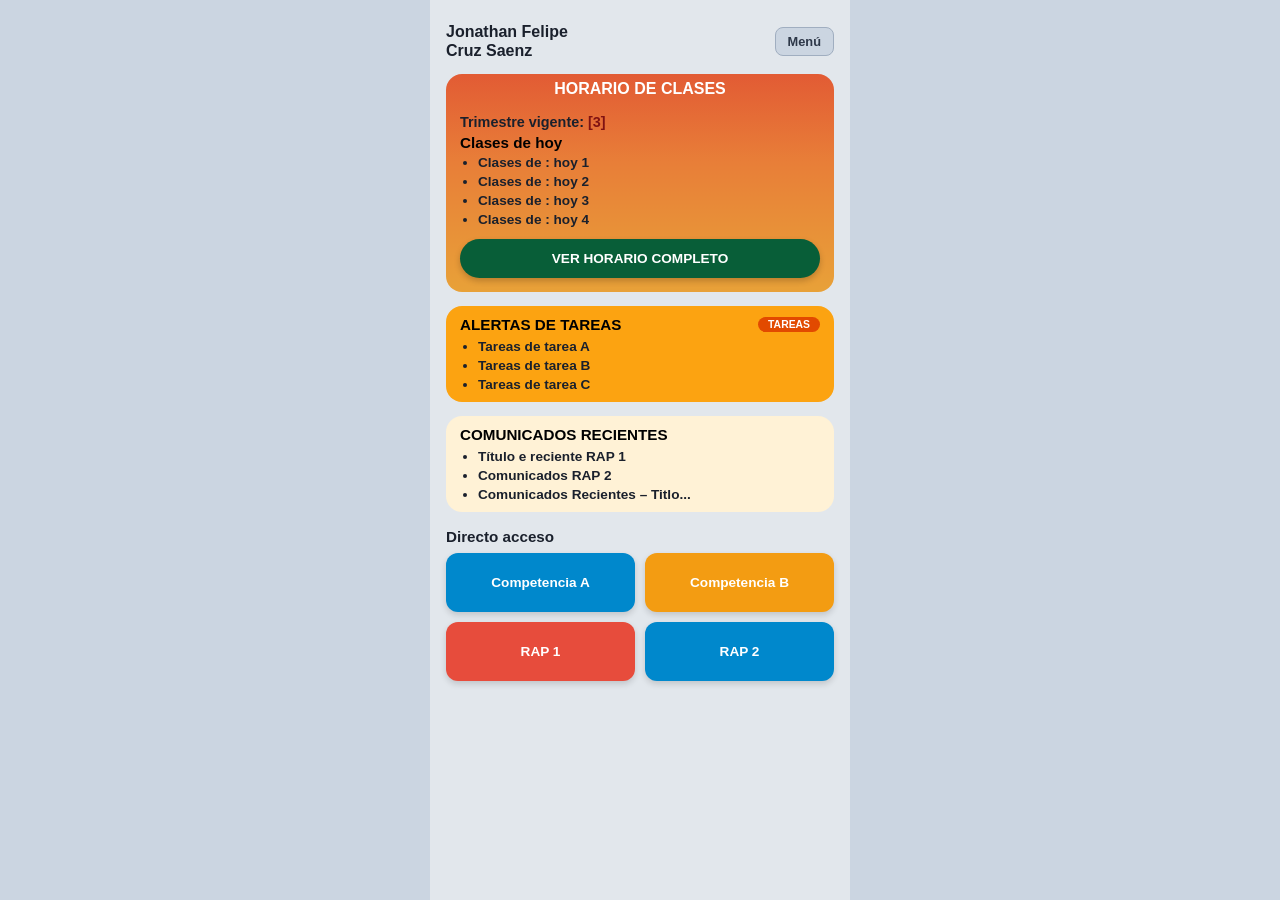
<file: index.html>
<!DOCTYPE html>
<html lang="es">
<head>
  <meta charset="UTF-8">
  <meta name="viewport" content="width=device-width, initial-scale=1.0">
  <title>Página Principal</title>
  <link rel="stylesheet" href="index.css">
</head>
<body>

  <main class="pantalla-aplicacion">
    <header class="encabezado-usuario">
      <div class="informacion-usuario">
        <h1 class="nombre-usuario">Jonathan Felipe<br>Cruz Saenz</h1>
      </div>

      <button type="button" class="boton-menu" id="botonMenu" aria-label="Abrir menú">
        <span class="texto-menu">Menú</span>
      </button>

    
      <nav class="menu-desplegable oculto" id="menuNavegacion">
        <ul class="lista-menu">
          <li class="opcion-menu"><a href="perfil.html">Mi Perfil</a></li>
          <li class="opcion-menu"><a href="configuracion.html">Lista de actividades</a></li>
          <li class="opcion-menu"><a href="inicio.html">Cerrar Sesión</a></li>
        </ul>
      </nav>
    </header>

    
    <section class="bloque-horario">
      <div class="banner-titulo-horario">
        <h2 class="titulo-seccion-blanco">HORARIO DE CLASES</h2>
      </div>
      
      <div class="contenido-horario">
        <p class="subtitulo-horario">Trimestre vigente: <span class="resaltado-trimestre">[3]</span></p>
        <h3 class="subtitulo-clases">Clases de hoy</h3>
        
        <div class="fila-detalles-horario">
          <ul class="lista-vinetas">
            <li>Clases de : hoy 1</li>
            <li>Clases de : hoy 2</li>
            <li>Clases de : hoy 3</li>
            <li>Clases de : hoy 4</li>
          </ul>
        </div>

        <button type="button" class="boton-accion-verde" id="botonHorarioCompleto">
          VER HORARIO COMPLETO
        </button>
      </div>
    </section>


    <section class="bloque-alertas">
      <div class="encabezado-alertas">
        <h2 class="titulo-seccion-negro">ALERTAS DE TAREAS</h2>
        <span class="etiqueta-badge">TAREAS</span>
      </div>
      <ul class="lista-vinetas">
        <li>Tareas de tarea A</li>
        <li>Tareas de tarea B</li>
        <li>Tareas de tarea C</li>
      </ul>
    </section>

    
    <section class="bloque-comunicados">
      <h2 class="titulo-seccion-negro">COMUNICADOS RECIENTES</h2>
      <ul class="lista-vinetas">
        <li><a href="" class="enlace-comunicado">Título e reciente RAP 1</a></li>
        <li><a href="" class="enlace-comunicado">Comunicados RAP 2</a></li>
        <li>Comunicados Recientes – Titlo...</li>
      </ul>
    </section>

    
  <section class="seccion-accesos">
  <h2 class="titulo-accesos">Directo acceso</h2>
  
  <div class="cuadrícula-mosaicos">
    <a href="" class="baldosa-acceso baldosa-azul">
      <span class="texto-baldosa">Competencia A</span>
    </a>

    <a href="" class="baldosa-acceso baldosa-naranja">
      <span class="texto-baldosa">Competencia B</span>
    </a>

    <a href="" class="baldosa-acceso baldosa-roja">
      <span class="texto-baldosa">RAP 1</span>
    </a>

    <a href="" class="baldosa-acceso baldosa-azul">
      <span class="texto-baldosa">RAP 2</span>
    </a>
  </div>
</section>

  </main>

  <script src="index.js"></script>
</body>
</html>
</file>
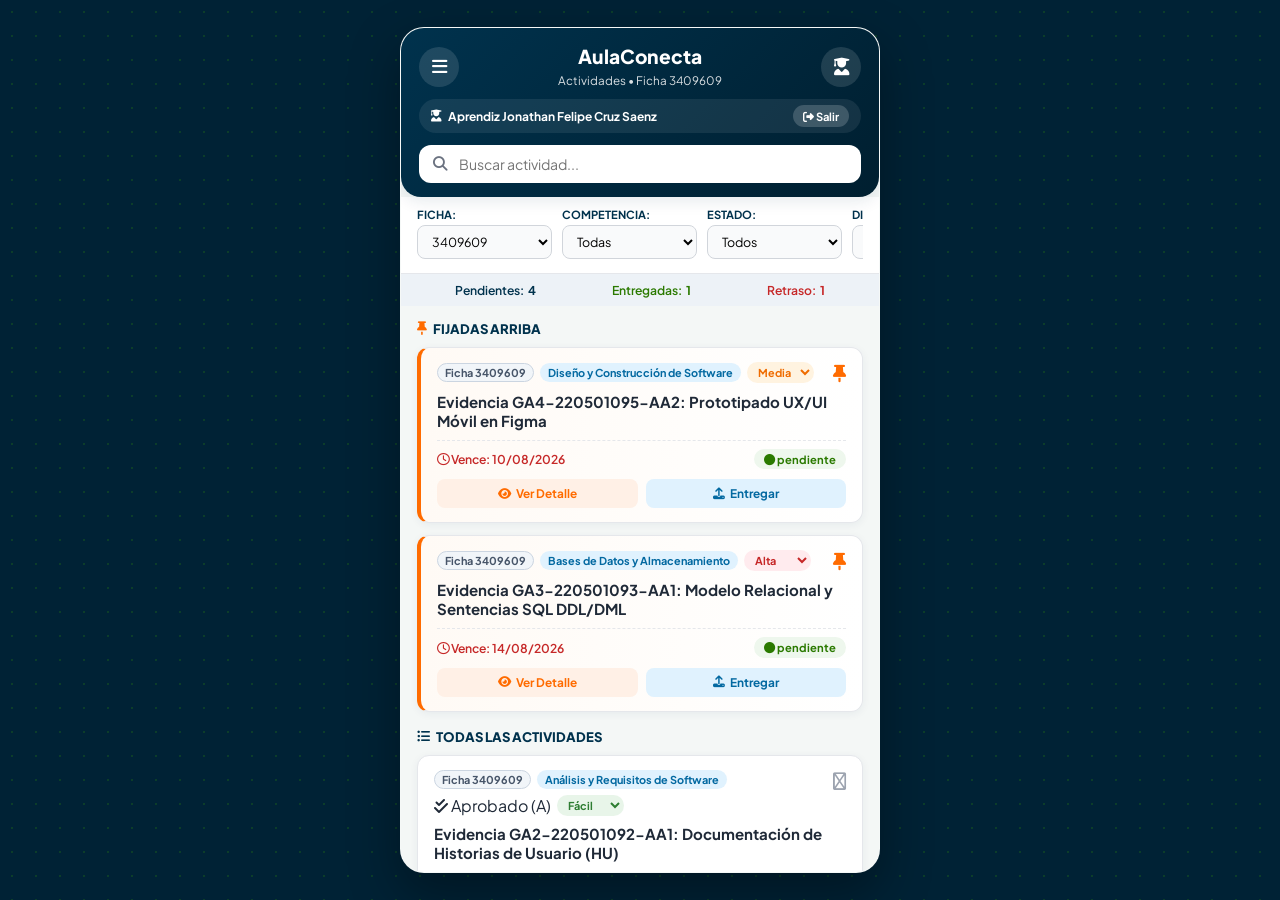
<file: listaActividades.html>
<!DOCTYPE html>
<html lang="es">
<head>
  <meta charset="UTF-8"><meta name="viewport" content="width=device-width, initial-scale=1.0">
  <title>AulaConecta - Actividades</title>
  <link rel="stylesheet" href="https://cdnjs.cloudflare.com/ajax/libs/font-awesome/6.5.1/css/all.min.css">
  <link href="https://fonts.googleapis.com/css2?family=Plus+Jakarta+Sans:wght@400;600;700;800&display=swap" rel="stylesheet">
  <link rel="stylesheet" href="listaActividades.css">
</head>
<body>
  <div class="app-container">
    <header class="app-header">
      <div class="header-top">
        <button class="btn-icon btn-menu" id="btnOpenSidebar"><i class="fa-solid fa-bars"></i></button>
        <div class="header-title"><h1>AulaConecta</h1><span class="subtitle" id="headerFichaSubtitle">Actividades • ADSO</span></div>
        <button class="btn-icon btn-avatar" id="btnAvatar"><i class="fa-solid fa-user-graduate" id="userAvatarIcon"></i></button>
      </div>
      <div class="role-bar">
        <span class="role-badge" id="headerRoleBadge"><i class="fa-solid fa-user-check"></i> Cargando...</span>
        <button class="btn-logout-header" id="btnHeaderLogout"><i class="fa-solid fa-right-from-bracket"></i> Salir</button>
      </div>
      <div class="search-box">
        <i class="fa-solid fa-magnifying-glass search-icon"></i>
        <input type="text" id="searchInput" placeholder="Buscar actividad...">
        <button class="btn-clear-search" id="btnClearSearch" hidden><i class="fa-solid fa-xmark"></i></button>
      </div>
    </header>

    <div class="sidebar-backdrop hidden" id="sidebarBackdrop"></div>
    <aside class="sidebar-drawer" id="sidebarDrawer">
      <div class="sidebar-header"><h2>Menú AulaConecta</h2><button class="btn-close-sidebar" id="btnCloseSidebar"><i class="fa-solid fa-xmark"></i></button></div>
      <div class="profile-card">
        <div class="profile-avatar"><i class="fa-solid fa-user-tie"></i></div>
        <div class="profile-info">
          <h3 id="userNameDisplay">Usuario</h3>
          <p id="userRoleSubtitle">Perfil</p>
          <p id="userEmailDisplay" class="user-email-tag">correo@sena.edu.co</p>
          <span class="profile-ficha" id="sidebarFichaTag"><i class="fa-solid fa-id-card"></i> Ficha: 3409609</span>
        </div>
      </div>
      <nav class="sidebar-nav">
        <a href="inicio.html" class="nav-item"><i class="fa-solid fa-house"></i> 1. Login</a>
        <a href="listaActividades.html" class="nav-item active"><i class="fa-solid fa-list-check"></i> 2. Actividades</a>
        <a href="#" class="nav-item" id="navProgreso"><i class="fa-solid fa-chart-line"></i> 3. Progreso/RAPs</a>
        <a href="comunicados.html" class="nav-item"><i class="fa-solid fa-bullhorn"></i> 4. Comunicados</a>
      </nav>
      <div class="instructor-quick-actions hidden" id="instructorSidebarPanel">
        <button class="btn-sidebar-action" id="btnOpenCreateModal"><i class="fa-solid fa-plus-circle"></i> + Nueva Actividad</button>
      </div>
      <div class="sidebar-footer">
        <span class="version-tag">v2.5 ADSO</span>
        <button class="btn-sidebar-logout" id="btnSidebarLogout"><i class="fa-solid fa-right-from-bracket"></i> Cerrar Sesión</button>
      </div>
    </aside>

    <section class="filters-section">
      <div class="filters-scroll">
        <div class="filter-group"><label for="filterFicha">Ficha:</label><select id="filterFicha"><option value="all">Todas</option><option value="3409609" selected>3409609</option><option value="3409610">3409610</option><option value="3409611">3409611</option></select></div>
        <div class="filter-group"><label for="filterCompetence">Competencia:</label><select id="filterCompetence"><option value="all">Todas</option><option value="Análisis y Requisitos de Software">Requisitos</option><option value="Diseño y Construcción de Software">Construcción</option><option value="Bases de Datos y Almacenamiento">Bases Datos</option><option value="Pruebas y Calidad de Software">Pruebas</option><option value="Inglés Técnico y Comunicativo">Inglés</option><option value="Seguridad y Salud en el Trabajo">SST</option></select></div>
        <div class="filter-group"><label for="filterStatus">Estado:</label><select id="filterStatus"><option value="all">Todos</option><option value="pendiente">Pendiente</option><option value="entregada">Entregada</option><option value="retraso">Retraso</option></select></div>
        <div class="filter-group"><label for="filterComplexity">Dificultad:</label><select id="filterComplexity"><option value="all">Todas</option><option value="Alta">Alta</option><option value="Media">Media</option><option value="Fácil">Fácil</option></select></div>
        <div class="filter-group"><label for="sortBy">Ordenar:</label><select id="sortBy"><option value="dueDateAsc">Fecha (Próxima)</option><option value="dueDateDesc">Fecha (Lejana)</option><option value="complexityDesc">Dificultad ↓</option><option value="complexityAsc">Dificultad ↑</option></select></div>
      </div>
    </section>

    <div class="stats-bar">
      <span class="stat-pill">Pendientes: <strong id="countPending">0</strong></span>
      <span class="stat-pill success">Entregadas: <strong id="countCompleted">0</strong></span>
      <span class="stat-pill warning">Retraso: <strong id="countLate">0</strong></span>
      <button class="btn-add-activity-top hidden" id="btnTopCreateActivity"><i class="fa-solid fa-plus"></i> + Crear</button>
    </div>

    <main class="activities-main">
      <section class="activity-group" id="pinnedSection"><h2 class="group-title"><i class="fa-solid fa-thumbtack text-pinned"></i> Fijadas Arriba</h2><div class="activities-list" id="pinnedContainer"></div></section>
      <section class="activity-group"><h2 class="group-title"><i class="fa-solid fa-list-ul"></i> Todas las Actividades</h2><div class="activities-list" id="activitiesContainer"></div></section>
      <div class="empty-state hidden" id="emptyState"><i class="fa-solid fa-folder-open empty-icon"></i><h3>Sin resultados</h3><button class="btn-reset-filters" id="btnResetFilters">Restablecer</button></div>
    </main>

    <!-- MODAL DETALLE / ENTREGA / EVALUACIÓN -->
    <div class="modal-overlay hidden" id="modalOverlay">
      <div class="modal-card">
        <button class="btn-modal-close" id="btnCloseModal"><i class="fa-solid fa-xmark"></i></button>
        <div class="modal-header">
          <div class="modal-header-top"><span class="badge-competence" id="modalCompetence">Comp</span><span class="badge-status" id="modalStatusBadge">Est</span><span class="badge-ficha" id="modalFichaBadge">Ficha</span></div>
          <h2 id="modalTitle">Título</h2>
          <div class="modal-meta">
            <span>Vence: <strong id="modalDueDate">--/--/----</strong></span>
            <div class="complexity-selector"><label for="modalComplexitySelect">Dificultad:</label><select id="modalComplexitySelect"><option value="Fácil">Fácil</option><option value="Media">Media</option><option value="Alta">Alta</option></select></div>
          </div>
        </div>
        <div class="modal-body">
          <p class="activity-desc" id="modalDescription"></p>
          <div class="support-material-box"><h4>Material:</h4><div class="material-file-item"><i class="fa-solid fa-file-pdf pdf-icon"></i><span id="modalSupportMaterial">Guia.pdf</span><button class="btn-download-material" id="btnDownloadMaterial">Descargar</button></div></div>
          <div class="notes-box">
            <label for="personalNotes">Mis Anotaciones:</label>
            <textarea id="personalNotes" rows="2" placeholder="Notas personales..."></textarea>
            <div class="notes-footer"><span class="notes-status" id="notesStatusMsg"></span><button class="btn-save-notes" id="btnSaveNotes">Guardar Nota</button></div>
          </div>
          <div class="submission-box" id="submissionBox">
            <h4>Entrega de Evidencia:</h4>
            <div id="submissionStatusInfo"></div>
            <div class="submission-form" id="submissionForm"><input type="file" id="submissionFileInput" class="file-input"><button class="btn-submit-work" id="btnSubmitWork">Entregar Actividad</button></div>
          </div>
          <div class="instructor-feedback-box">
            <h4>Calificación u Observación:</h4>
            <div class="observation-view" id="observationView">
              <div class="grade-result-pill" id="gradeResultPill"></div>
              <p id="observationText" class="observation-paragraph"></p>
              <span class="resubmit-status-pill" id="resubmitStatusPill"></span>
            </div>
            <div class="observation-edit-form hidden" id="observationEditForm">
              <div class="grade-selector-box"><label>Asignar Calificación SENA:*</label><div class="grade-buttons-row"><button type="button" class="btn-grade-opt btn-grade-approved" id="btnGradeApproved">Aprobado (A)</button><button type="button" class="btn-grade-opt btn-grade-rejected" id="btnGradeRejected">No Aprobado (D)</button></div></div>
              <label for="instructorObsInput">Observaciones:</label><textarea id="instructorObsInput" rows="2" placeholder="Retroalimentación..."></textarea>
              <div class="resubmit-toggle-row"><label class="toggle-switch-label"><input type="checkbox" id="allowResubmitCheckbox" checked> Oportunidad de resubir / corregir</label></div>
              <button class="btn-save-observation" id="btnSaveInstructorObs">Guardar Evaluación</button>
            </div>
          </div>
        </div>
      </div>
    </div>

    <!-- MODAL CREAR ACTIVIDAD -->
    <div class="modal-overlay hidden" id="modalCreateOverlay">
      <div class="modal-card">
        <button class="btn-modal-close" id="btnCloseCreateModal"><i class="fa-solid fa-xmark"></i></button>
        <div class="modal-header"><h2>+ Nueva Actividad</h2></div>
        <form class="create-activity-form" id="createActivityForm">
          <div class="form-row">
            <div class="form-group"><label for="newFicha">Ficha:*</label><select id="newFicha" required><option value="3409609" selected>3409609</option><option value="3409610">3409610</option><option value="3409611">3409611</option></select></div>
            <div class="form-group"><label for="newCompetence">Competencia:*</label><select id="newCompetence" required><option value="Análisis y Requisitos de Software">Requisitos</option><option value="Diseño y Construcción de Software" selected>Construcción</option><option value="Bases de Datos y Almacenamiento">Bases Datos</option><option value="Pruebas y Calidad de Software">Pruebas</option><option value="Inglés Técnico y Comunicativo">Inglés</option><option value="Seguridad y Salud en el Trabajo">SST</option></select></div>
          </div>
          <div class="form-group"><label for="newTitle">Título:*</label><input type="text" id="newTitle" placeholder="Título de evidencia" required></div>
          <div class="form-row">
            <div class="form-group"><label for="newComplexity">Complejidad:*</label><select id="newComplexity" required><option value="Fácil">Fácil</option><option value="Media" selected>Media</option><option value="Alta">Alta</option></select></div>
            <div class="form-group"><label for="newDueDate">Fecha Límite:*</label><input type="date" id="newDueDate" required></div>
          </div>
          <div class="form-group"><label for="newDescription">Descripción:*</label><textarea id="newDescription" rows="2" placeholder="Indicaciones..." required></textarea></div>
          <div class="form-group"><label for="newSupportMaterial">Material:</label><input type="text" id="newSupportMaterial" placeholder="Guia.pdf"></div>
          <button type="submit" class="btn-create-submit">Publicar Actividad</button>
        </form>
      </div>
    </div>

  </div>
  <script src="listaActividades.js"></script>
</body>
</html>
</file>
<file: index.css>
* {
  box-sizing: border-box;
  margin: 0;
  padding: 0;
  font-family: 'Segoe UI', Arial, sans-serif;
}

body {
  background-color: #CBD5E1;
  display: flex;
  justify-content: center;
  align-items: flex-start;
  min-height: 100vh;
}

.pantalla-aplicacion {
  width: 100%;
  max-width: 420px;
  background-color: #E2E7EC;
  min-height: 100vh;
  padding: 16px;
  display: flex;
  flex-direction: column;
  gap: 14px;
}

.encabezado-usuario {
  display: flex;
  justify-content: space-between;
  align-items: center;
  position: relative;
  padding-top: 6px;
}

.informacion-usuario {
  display: flex;
  align-items: center;
}

.nombre-usuario {
  font-size: 1rem;
  font-weight: 800;
  color: #1A202C;
  line-height: 1.2;
}

.boton-menu {
  background: #CBD5E1;
  border: 1px solid #A0AEC0;
  padding: 6px 12px;
  border-radius: 8px;
  cursor: pointer;
}

.texto-menu {
  font-size: 0.8rem;
  font-weight: 700;
  color: #2D3748;
}

.menu-desplegable {
  position: absolute;
  top: 50px;
  right: 0;
  background-color: #FFFFFF;
  border-radius: 10px;
  box-shadow: 0 4px 12px rgba(0, 0, 0, 0.15);
  z-index: 20;
  width: 150px;
}

.oculto {
  display: none;
}

.lista-menu {
  list-style: none;
}

.opcion-menu a {
  display: block;
  padding: 10px 14px;
  text-decoration: none;
  color: #2D3748;
  font-size: 0.85rem;
  font-weight: 600;
}

.opcion-menu a:hover {
  background-color: #F7FAFC;
  color: #E24A00;
}

.lista-vinetas {
  padding-left: 18px;
  color: #1A202C;
  font-size: 0.85rem;
  font-weight: 700;
  display: flex;
  flex-direction: column;
  gap: 4px;
}

.enlace-comunicado {
  color: #1A202C;
  text-decoration: none;
}

.enlace-comunicado:hover {
  text-decoration: underline;
  color: #0088CC;
}

.bloque-horario {
  background: linear-gradient(180deg, #E25B34 0%, #E87E38 40%, #E8A138 100%);
  border-radius: 16px;
  color: #FFFFFF;
  overflow: hidden;
}

.banner-titulo-horario {
  padding: 6px;
  text-align: center;
}

.titulo-seccion-blanco {
  font-size: 1rem;
  font-weight: 900;
}

.contenido-horario {
  padding: 10px 14px 14px;
}

.subtitulo-horario {
  font-size: 0.9rem;
  font-weight: 800;
  color: #1A202C;
  margin-bottom: 4px;
}

.resaltado-trimestre {
  color: #801212;
}

.subtitulo-clases {
  font-size: 0.95rem;
  font-weight: 900;
  color: #000000;
  margin-bottom: 4px;
}

.fila-detalles-horario {
  margin-bottom: 12px;
}

.boton-accion-verde {
  width: 100%;
  background-color: #085E38;
  color: #FFFFFF;
  border: none;
  padding: 12px;
  border-radius: 20px;
  font-weight: 900;
  font-size: 0.85rem;
  cursor: pointer;
  box-shadow: 0 3px 6px rgba(0, 0, 0, 0.2);
}

.boton-accion-verde:active {
  background-color: #054428;
}

.bloque-alertas {
  background-color: #FCA311;
  border-radius: 16px;
  padding: 10px 14px;
}

.encabezado-alertas {
  display: flex;
  justify-content: space-between;
  align-items: center;
  margin-bottom: 6px;
}

.titulo-seccion-negro {
  font-size: 0.95rem;
  font-weight: 900;
  color: #000000;
}

.etiqueta-badge {
  background-color: #E24A00;
  color: #FFFFFF;
  font-size: 0.65rem;
  font-weight: 800;
  padding: 2px 10px;
  border-radius: 10px;
}

.bloque-comunicados {
  background-color: #FFF2D6;
  border-radius: 16px;
  padding: 10px 14px;
}

.bloque-comunicados .titulo-seccion-negro {
  margin-bottom: 6px;
}

.seccion-accesos {
  margin-top: 2px;
}

.titulo-accesos {
  font-size: 0.95rem;
  font-weight: 800;
  color: #1A202C;
  margin-bottom: 8px;
}

.cuadrícula-mosaicos {
  display: grid;
  grid-template-columns: 1fr 1fr;
  gap: 10px;
}

.baldosa-acceso {
  text-decoration: none;
  border-radius: 12px;
  padding: 22px 8px;
  display: flex;
  align-items: center;
  justify-content: center;
  color: #FFFFFF;
  box-shadow: 0 3px 6px rgba(0, 0, 0, 0.15);
  transition: transform 0.1s ease;
}

.baldosa-acceso:active {
  transform: scale(0.95);
}

.texto-baldosa {
  font-size: 0.85rem;
  font-weight: 800;
}

.baldosa-azul { 
  background-color: #0088CC; 
}

.baldosa-naranja { 
  background-color: #F39C12; 
}

.baldosa-roja { 
  background-color: #E74C3C; 
}
</file>
<file: listaActividades.css>
:root {
  --primary-green: #39A900; --primary-green-hover: #2e8800; --dark-blue: #00324D; --accent-orange: #FF6B00; --accent-orange-light: #fff0e6;
  --instructor-purple: #7c3aed; --instructor-purple-light: #f3e8ff;
  --status-pending-bg: #eef7ed; --status-pending-text: #2b7a00; --status-completed-bg: #e3f2fd; --status-completed-text: #0277bd; --status-late-bg: #ffebee; --status-late-text: #c62828;
  --difficulty-easy-bg: #e8f5e9; --difficulty-easy-text: #2e7d32; --difficulty-medium-bg: #fff3e0; --difficulty-medium-text: #ef6c00; --difficulty-high-bg: #ffebee; --difficulty-high-text: #c62828;
  --bg-app: #f4f7f6; --bg-card: #ffffff; --text-main: #1f2937; --text-muted: #6b7280; --border-color: #e5e7eb;
  --radius-md: 12px; --radius-sm: 8px; --shadow-md: 0 4px 16px rgba(0, 50, 77, 0.1); --transition: all 0.2s ease;
}
* { box-sizing: border-box; margin: 0; padding: 0; font-family: 'Plus Jakarta Sans', sans-serif; }
body { background: #002235 radial-gradient(#39a90033 1px, transparent 1px) 0 0/24px 24px; color: var(--text-main); display: flex; justify-content: center; align-items: center; min-height: 100vh; padding: 16px; }

.app-container { width: 100%; max-width: 480px; height: 94vh; max-height: 900px; background: var(--bg-app); border-radius: 24px; box-shadow: 0 20px 50px rgba(0,0,0,0.35); display: flex; flex-direction: column; overflow: hidden; position: relative; border: 1px solid rgba(255,255,255,0.12); }
.app-header { background: linear-gradient(135deg, var(--dark-blue) 0%, #001f30 100%); color: #fff; padding: 16px 18px 14px; border-radius: 0 0 20px 20px; box-shadow: var(--shadow-md); z-index: 10; }
.header-top { display: flex; align-items: center; justify-content: space-between; margin-bottom: 10px; }
.btn-icon { background: rgba(255,255,255,0.12); border: none; color: #fff; width: 40px; height: 40px; border-radius: 50%; display: flex; align-items: center; justify-content: center; cursor: pointer; font-size: 1.1rem; transition: var(--transition); }
.btn-icon:hover { background: var(--primary-green); transform: scale(1.06); }
.header-title { text-align: center; }
.header-title h1 { font-size: 1.2rem; font-weight: 800; }
.header-title .subtitle { font-size: 0.73rem; opacity: 0.85; }

.role-bar { display: flex; justify-content: space-between; align-items: center; background: rgba(255,255,255,0.08); padding: 6px 12px; border-radius: 20px; margin-bottom: 12px; font-size: 0.75rem; }
.role-badge { font-weight: 700; color: #fff; display: flex; align-items: center; gap: 6px; }
.role-badge.instructor-mode { color: #d8b4fe; }
.btn-logout-header { background: rgba(255,255,255,0.18); color: #fff; border: none; padding: 4px 10px; border-radius: 12px; font-size: 0.7rem; font-weight: 700; cursor: pointer; }
.btn-logout-header:hover { background: #ef4444; }

.search-box { position: relative; display: flex; align-items: center; }
.search-icon { position: absolute; left: 14px; color: var(--text-muted); font-size: 0.9rem; }
.search-box input { width: 100%; padding: 10px 38px 10px 40px; border-radius: var(--radius-md); border: none; font-size: 0.88rem; outline: none; }
.btn-clear-search { position: absolute; right: 12px; background: transparent; border: none; color: var(--text-muted); cursor: pointer; }

/* DRAWER */
.sidebar-backdrop { position: absolute; inset: 0; background: rgba(0,34,53,0.7); backdrop-filter: blur(4px); z-index: 200; }
.sidebar-drawer { position: absolute; top: 0; left: -100%; bottom: 0; width: 82%; max-width: 380px; background: #fff; z-index: 210; box-shadow: 10px 0 30px rgba(0,0,0,0.25); display: flex; flex-direction: column; transition: left 0.3s ease; padding: 20px 18px; overflow-y: auto; }
.sidebar-drawer.open { left: 0; }
.sidebar-header { display: flex; justify-content: space-between; align-items: center; margin-bottom: 18px; padding-bottom: 12px; border-bottom: 1px solid var(--border-color); }
.btn-close-sidebar { background: #f3f4f6; border: none; width: 32px; height: 32px; border-radius: 50%; cursor: pointer; }
.profile-card { display: flex; align-items: center; gap: 12px; background: linear-gradient(135deg, var(--dark-blue), #00253d); color: #fff; padding: 14px; border-radius: var(--radius-md); margin-bottom: 18px; }
.profile-avatar { width: 46px; height: 46px; background: var(--primary-green); border-radius: 50%; display: flex; align-items: center; justify-content: center; font-size: 1.3rem; }
.user-email-tag { font-size: 0.68rem; color: #93c5fd; }
.profile-ficha { font-size: 0.68rem; background: rgba(255,255,255,0.15); padding: 2px 8px; border-radius: 10px; margin-top: 4px; display: inline-block; }

.sidebar-nav { display: flex; flex-direction: column; gap: 6px; margin-bottom: 20px; }
.nav-section-title { font-size: 0.7rem; font-weight: 800; color: #94a3b8; text-transform: uppercase; margin-bottom: 4px; }
.nav-item { display: flex; align-items: center; gap: 12px; padding: 10px 14px; border-radius: var(--radius-sm); color: var(--text-main); text-decoration: none; font-size: 0.85rem; font-weight: 600; }
.nav-item:hover, .nav-item.active { background: #e0f2fe; color: var(--dark-blue); font-weight: 700; }
.nav-item.active i { color: var(--primary-green); }

.instructor-quick-actions { background: var(--instructor-purple-light); border: 1px dashed var(--instructor-purple); padding: 12px; border-radius: var(--radius-md); margin-bottom: 18px; }
.btn-sidebar-action { width: 100%; background: var(--instructor-purple); color: #fff; border: none; padding: 10px; border-radius: var(--radius-sm); font-weight: 700; cursor: pointer; }
.sidebar-footer { margin-top: auto; padding-top: 14px; border-top: 1px solid var(--border-color); display: flex; flex-direction: column; gap: 8px; text-align: center; }
.version-tag { font-size: 0.7rem; color: var(--text-muted); }
.btn-sidebar-logout { background: #fee2e2; border: 1px solid #fca5a5; padding: 10px; border-radius: var(--radius-sm); font-size: 0.8rem; font-weight: 700; color: #991b1b; cursor: pointer; }

/* FILTROS & TARJETAS */
.filters-section { padding: 10px 16px; background: #fff; border-bottom: 1px solid var(--border-color); }
.filters-scroll { display: flex; gap: 10px; overflow-x: auto; padding-bottom: 4px; }
.filter-group { display: flex; flex-direction: column; min-width: 135px; }
.filter-group label { font-size: 0.7rem; font-weight: 700; color: var(--dark-blue); margin-bottom: 4px; text-transform: uppercase; }
.filter-group select { padding: 7px 10px; border-radius: var(--radius-sm); border: 1px solid #d1d5db; background: #f9fafb; font-size: 0.78rem; outline: none; }

.stats-bar { display: flex; justify-content: space-around; align-items: center; padding: 8px 16px; background: #edf2f7; font-size: 0.76rem; font-weight: 600; }
.stat-pill { color: var(--dark-blue); display: flex; align-items: center; gap: 4px; }
.stat-pill.success { color: var(--status-pending-text); } .stat-pill.warning { color: var(--status-late-text); }
.btn-add-activity-top { background: var(--instructor-purple); color: #fff; border: none; padding: 4px 10px; border-radius: 12px; font-size: 0.72rem; font-weight: 700; cursor: pointer; }

.activities-main { flex: 1; overflow-y: auto; padding: 14px 16px; display: flex; flex-direction: column; gap: 16px; }
.group-title { font-size: 0.82rem; font-weight: 800; color: var(--dark-blue); text-transform: uppercase; margin-bottom: 10px; display: flex; align-items: center; gap: 6px; }
.text-pinned { color: var(--accent-orange); }
.activities-list { display: flex; flex-direction: column; gap: 12px; }

.activity-card { background: var(--bg-card); border-radius: var(--radius-md); padding: 14px 16px; box-shadow: 0 2px 8px rgba(0,50,77,0.06); border: 1px solid var(--border-color); transition: var(--transition); }
.activity-card:hover { transform: translateY(-2px); box-shadow: var(--shadow-md); }
.activity-card.pinned { border-left: 4px solid var(--accent-orange); background: linear-gradient(to right, #fffaf5, #fff); }
.card-top { display: flex; justify-content: space-between; align-items: flex-start; margin-bottom: 8px; }
.badges-row { display: flex; gap: 6px; flex-wrap: wrap; align-items: center; }
.badge-ficha { font-size: 0.68rem; font-weight: 700; padding: 2px 7px; border-radius: 12px; background: #f1f5f9; color: #475569; border: 1px solid #cbd5e1; }
.badge-competence { font-size: 0.68rem; font-weight: 700; padding: 3px 8px; border-radius: 20px; background: #e0f2fe; color: #0369a1; }
.badge-complexity-select { font-size: 0.68rem; font-weight: 700; padding: 2px 6px; border-radius: 20px; border: 1px solid transparent; outline: none; cursor: pointer; }
.badge-complexity-select.Fácil { background: var(--difficulty-easy-bg); color: var(--difficulty-easy-text); }
.badge-complexity-select.Media { background: var(--difficulty-medium-bg); color: var(--difficulty-medium-text); }
.badge-complexity-select.Alta { background: var(--difficulty-high-bg); color: var(--difficulty-high-text); }

.btn-pin { background: transparent; border: none; color: #9ca3af; font-size: 1.1rem; cursor: pointer; }
.btn-pin.is-pinned { color: var(--accent-orange); }
.card-title { font-size: 0.94rem; font-weight: 700; color: var(--text-main); margin-bottom: 6px; }
.card-footer { display: flex; justify-content: space-between; align-items: center; margin-top: 10px; padding-top: 8px; border-top: 1px dashed var(--border-color); font-size: 0.76rem; }
.due-date { color: var(--text-muted); font-weight: 600; } .due-date.urgent { color: var(--status-late-text); }
.badge-status { font-weight: 700; padding: 3px 10px; border-radius: 12px; font-size: 0.7rem; }
.badge-status.pendiente { background: var(--status-pending-bg); color: var(--status-pending-text); }
.badge-status.entregada { background: var(--status-completed-bg); color: var(--status-completed-text); }
.badge-status.retraso { background: var(--status-late-bg); color: var(--status-late-text); }

.card-actions { display: flex; justify-content: space-between; gap: 8px; margin-top: 10px; }
.btn-card-action { flex: 1; background: #f3f4f6; border: none; padding: 7px 10px; border-radius: var(--radius-sm); font-size: 0.74rem; font-weight: 700; color: var(--dark-blue); cursor: pointer; display: flex; align-items: center; justify-content: center; gap: 5px; }
.btn-card-action:hover { background: var(--primary-green); color: #fff; }
.btn-card-action.btn-quick-deliver { background: #e0f2fe; color: #0369a1; }
.btn-card-action.has-notes { background: var(--accent-orange-light); color: var(--accent-orange); }

/* MODALES */
.modal-overlay { position: absolute; inset: 0; background: rgba(0,34,53,0.75); backdrop-filter: blur(4px); display: flex; align-items: flex-end; justify-content: center; z-index: 150; }
.modal-card { background: #fff; width: 100%; border-radius: 24px 24px 0 0; padding: 22px; position: relative; max-height: 88%; overflow-y: auto; box-shadow: 0 10px 25px rgba(0,50,77,0.15); animation: slideUp 0.25s ease-out; }
@keyframes slideUp { from { transform: translateY(100%); } to { transform: translateY(0); } }
.btn-modal-close { position: absolute; top: 16px; right: 16px; background: #f3f4f6; border: none; width: 32px; height: 32px; border-radius: 50%; cursor: pointer; color: var(--text-muted); }
.modal-header-top { display: flex; gap: 6px; flex-wrap: wrap; align-items: center; margin-bottom: 8px; }
.modal-header h2 { font-size: 1.1rem; color: var(--dark-blue); margin-bottom: 8px; }
.modal-meta { display: flex; justify-content: space-between; align-items: center; font-size: 0.78rem; margin-bottom: 14px; background: #f8fafc; padding: 8px 12px; border-radius: var(--radius-sm); }
.activity-desc { font-size: 0.83rem; color: #334155; line-height: 1.5; margin-bottom: 16px; background: #f1f5f9; padding: 12px; border-radius: var(--radius-sm); border-left: 3px solid var(--primary-green); }

.support-material-box, .notes-box, .submission-box, .instructor-feedback-box { margin-bottom: 16px; padding: 12px; border-radius: var(--radius-sm); }
.support-material-box { background: #fff; }
.material-file-item { display: flex; align-items: center; justify-content: space-between; background: #eef2ff; padding: 8px 12px; border-radius: var(--radius-sm); font-size: 0.78rem; font-weight: 600; }
.pdf-icon { color: #ef4444; font-size: 1.1rem; margin-right: 6px; }
.btn-download-material { background: #4f46e5; color: #fff; border: none; padding: 4px 10px; border-radius: 6px; font-size: 0.7rem; font-weight: 700; cursor: pointer; }

.notes-box { background: #fffaf0; border: 1px solid #feebc8; }
.notes-box textarea, .observation-edit-form textarea { width: 100%; padding: 8px; border: 1px solid #cbd5e1; border-radius: var(--radius-sm); font-size: 0.8rem; outline: none; }
.notes-footer { display: flex; justify-content: space-between; align-items: center; margin-top: 8px; }
.btn-save-notes { background: #dd6b20; color: #fff; border: none; padding: 6px 12px; border-radius: var(--radius-sm); font-weight: 700; font-size: 0.74rem; cursor: pointer; }

.submission-box { background: #f0fdf4; border: 1px solid #bbf7d0; }
.file-input { width: 100%; font-size: 0.76rem; margin-bottom: 8px; }
.btn-submit-work { width: 100%; background: var(--primary-green); color: #fff; border: none; padding: 10px; border-radius: var(--radius-sm); font-weight: 800; font-size: 0.82rem; cursor: pointer; }

.instructor-feedback-box { background: #faf5ff; border: 1px dashed var(--instructor-purple); }
.grade-result-pill { font-size: 0.8rem; font-weight: 800; padding: 6px 12px; border-radius: 12px; margin-bottom: 8px; display: inline-flex; align-items: center; gap: 6px; }
.grade-result-pill.aprobado { background: #dcfce7; color: #15803d; border: 1px solid #86efac; }
.grade-result-pill.no-aprobado { background: #fee2e2; color: #b91c1c; border: 1px solid #fca5a5; }
.grade-result-pill.sin-calificar { background: #f1f5f9; color: #64748b; border: 1px solid #cbd5e1; }
.observation-paragraph { font-size: 0.8rem; color: #334155; margin-bottom: 8px; background: #fff; padding: 8px 10px; border-radius: 6px; }
.resubmit-status-pill { font-size: 0.7rem; font-weight: 700; padding: 3px 8px; border-radius: 10px; display: inline-block; }
.resubmit-status-pill.allowed { background: #dcfce7; color: #15803d; } .resubmit-status-pill.blocked { background: #fee2e2; color: #b91c1c; }

.grade-buttons-row { display: flex; gap: 8px; margin-top: 6px; margin-bottom: 10px; }
.btn-grade-opt { flex: 1; padding: 8px; border-radius: var(--radius-sm); border: 2px solid #e2e8f0; background: #fff; font-size: 0.78rem; font-weight: 700; cursor: pointer; }
.btn-grade-approved.selected { background: #dcfce7; border-color: #22c55e; color: #166534; }
.btn-grade-rejected.selected { background: #fee2e2; border-color: #ef4444; color: #991b1b; }
.btn-save-observation { width: 100%; background: var(--instructor-purple); color: #fff; border: none; padding: 10px; border-radius: var(--radius-sm); font-weight: 700; font-size: 0.82rem; cursor: pointer; }

.create-activity-form { display: flex; flex-direction: column; gap: 12px; }
.form-group { display: flex; flex-direction: column; gap: 4px; }
.form-group label { font-size: 0.75rem; font-weight: 700; color: var(--dark-blue); }
.form-group input, .form-group select, .form-group textarea { padding: 8px 10px; border: 1px solid #cbd5e1; border-radius: var(--radius-sm); font-size: 0.8rem; outline: none; }
.form-row { display: flex; gap: 10px; } .form-row .form-group { flex: 1; }
.btn-create-submit { background: var(--instructor-purple); color: #fff; border: none; padding: 12px; border-radius: var(--radius-sm); font-weight: 800; font-size: 0.85rem; cursor: pointer; }

.empty-state { text-align: center; padding: 30px 20px; color: var(--text-muted); }
.empty-icon { font-size: 2.5rem; color: #cbd5e1; margin-bottom: 10px; }
.btn-reset-filters { background: var(--dark-blue); color: #fff; border: none; padding: 8px 14px; border-radius: var(--radius-sm); font-size: 0.78rem; font-weight: 600; cursor: pointer; }
.hidden { display: none !important; }
</file>
